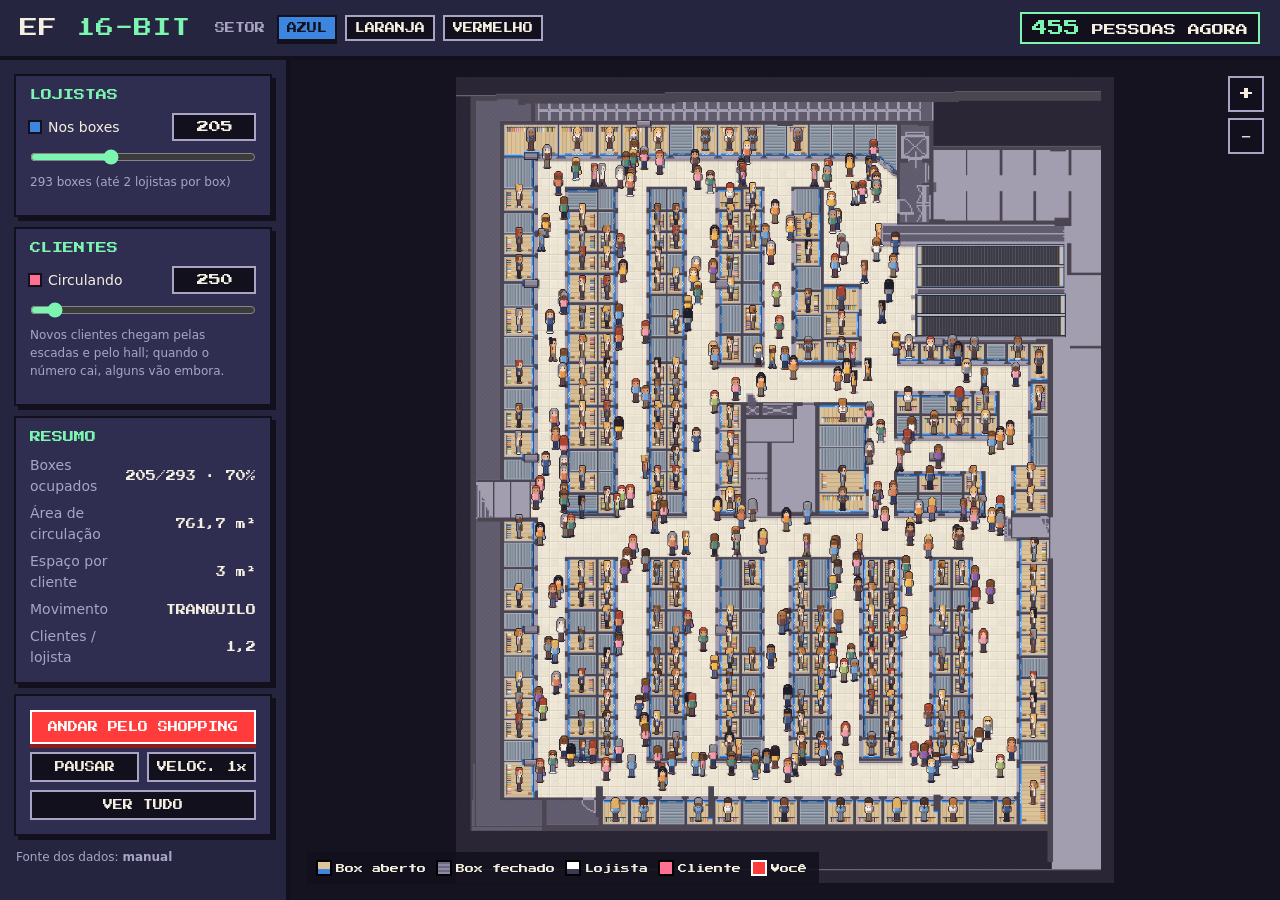
<file: index.html>
<!doctype html>
<html lang="pt-BR">
<head>
  <meta charset="utf-8">
  <meta name="viewport" content="width=device-width, initial-scale=1">
  <title>EF 16-bit</title>
  <link rel="preconnect" href="https://fonts.googleapis.com">
  <link href="https://fonts.googleapis.com/css2?family=Press+Start+2P&display=swap" rel="stylesheet">
  <link rel="stylesheet" href="css/style.css">
</head>
<body>
  <header class="topbar">
    <h1>EF <span class="accent">16-BIT</span></h1>
    <nav class="sectors" id="sectorTabs" aria-label="Setor"></nav>
    <div class="hud-total"><span id="hudPeople">0</span> PESSOAS AGORA</div>
  </header>

  <main class="layout">
    <aside class="panel">
      <section class="card">
        <h2>LOJISTAS</h2>
        <label class="field">
          <span><i class="dot setor"></i>Nos boxes</span>
          <input type="number" id="inLojistas" min="0" step="1">
        </label>
        <input type="range" id="rgLojistas" min="0" step="1">
        <p class="hint" id="hintLojistas"></p>
      </section>

      <section class="card">
        <h2>CLIENTES</h2>
        <label class="field">
          <span><i class="dot cliente"></i>Circulando</span>
          <input type="number" id="inClientes" min="0" step="1">
        </label>
        <input type="range" id="rgClientes" min="0" step="10">
        <p class="hint">Novos clientes chegam pelas escadas e pelo hall; quando o número cai, alguns vão embora.</p>
      </section>

      <section class="card stats">
        <h2>RESUMO</h2>
        <dl>
          <dt>Boxes ocupados</dt><dd id="stOcc">–</dd>
          <dt>Área de circulação</dt><dd id="stArea">–</dd>
          <dt>Espaço por cliente</dt><dd id="stM2">–</dd>
          <dt>Movimento</dt><dd id="stLos">–</dd>
          <dt>Clientes / lojista</dt><dd id="stRatio">–</dd>
        </dl>
      </section>

      <section class="card controls">
        <button id="btnPlay" type="button" class="primary">ANDAR PELO SHOPPING</button>
        <button id="btnPause" type="button">PAUSAR</button>
        <button id="btnFast" type="button">VELOC. 1x</button>
        <button id="btnFit" type="button">VER TUDO</button>
      </section>

      <p class="source" id="sourceInfo">Fonte dos dados: <b>manual</b></p>
    </aside>

    <section class="stage" id="stage">
      <canvas id="view"></canvas>
      <div class="tooltip" id="tip" hidden></div>
      <div class="zoom">
        <button id="btnZoomIn" type="button" aria-label="Aproximar">+</button>
        <button id="btnZoomOut" type="button" aria-label="Afastar">−</button>
      </div>

      <div class="explore-hud" id="exploreHud" hidden>
        <div class="near" id="nearInfo">Ande até um box para ver os detalhes</div>
        <div class="keys" id="keysHint">WASD / SETAS andar · SHIFT correr · V 1ª pessoa · ESC sair</div>
        <button type="button" id="btnView" class="view-btn">VISÃO 1ª PESSOA (V)</button>
      </div>
      <div class="dpad" id="dpad" hidden>
        <button type="button" data-k="up" class="up" aria-label="Cima">▲</button>
        <button type="button" data-k="left" class="left" aria-label="Esquerda">◀</button>
        <button type="button" data-k="right" class="right" aria-label="Direita">▶</button>
        <button type="button" data-k="down" class="down" aria-label="Baixo">▼</button>
      </div>

      <div class="legend">
        <span><i class="sw box-aberto"></i>Box aberto</span>
        <span><i class="sw box-vazio"></i>Box fechado</span>
        <span><i class="sw lojista"></i>Lojista</span>
        <span><i class="sw cliente"></i>Cliente</span>
        <span><i class="sw voce"></i>Você</span>
      </div>
    </section>
  </main>

  <script src="js/maps/azul.js"></script>
  <script src="js/maps/laranja.js"></script>
  <script src="js/maps/vermelho.js"></script>
  <script src="js/sprites.js"></script>
  <script src="js/fps.js"></script>
  <script src="js/sim.js"></script>
</body>
</html>
</file>
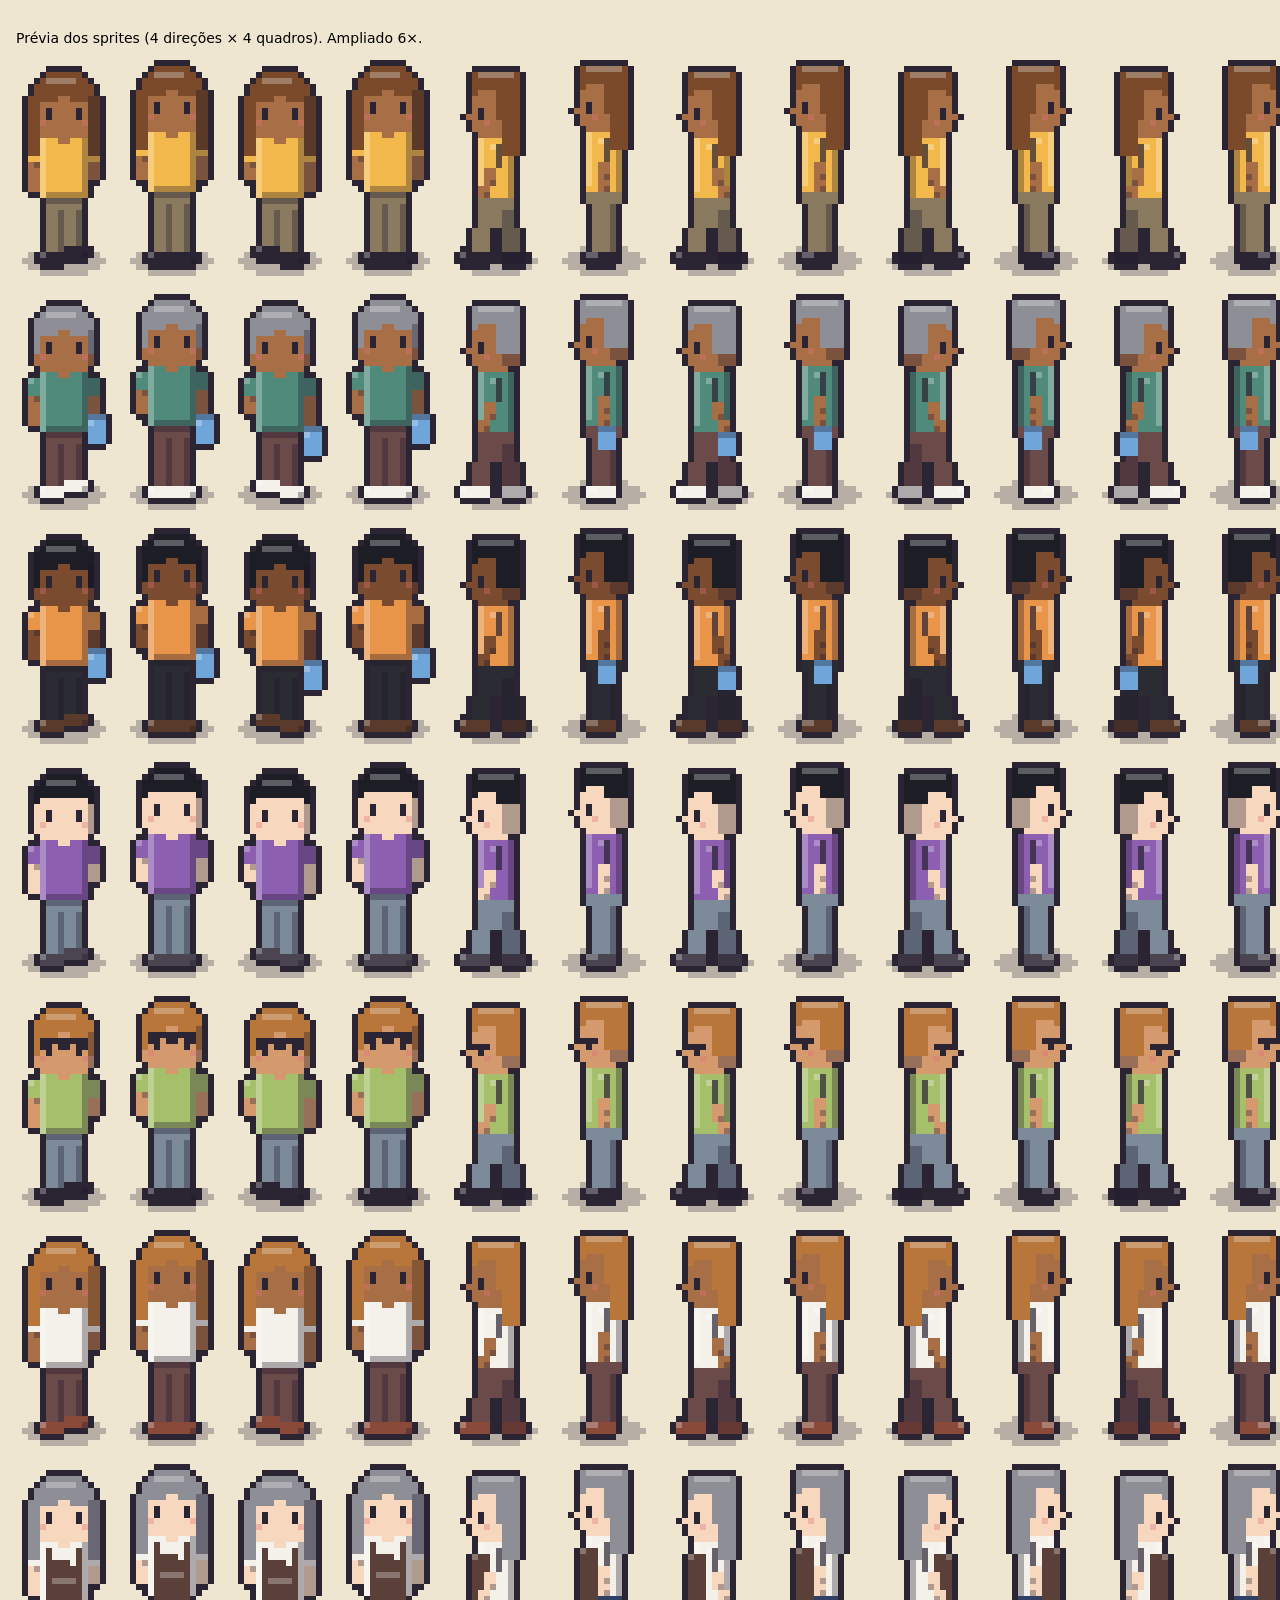
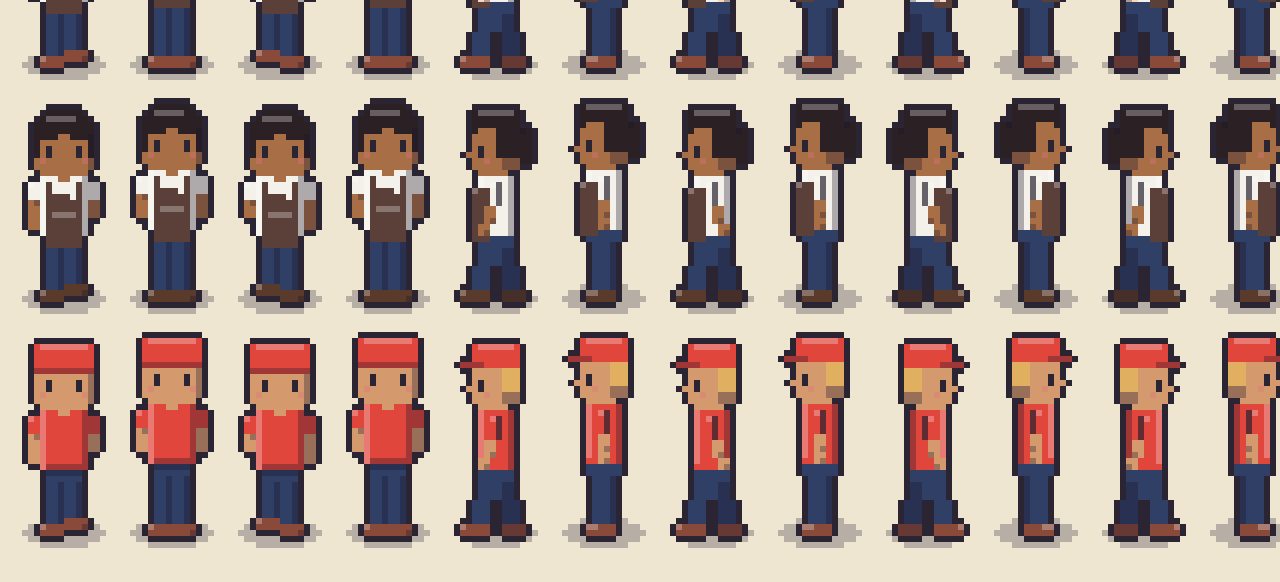
<file: tools/sprites.html>
<!doctype html>
<html lang="pt-BR">
<head>
  <meta charset="utf-8">
  <title>Prévia dos sprites</title>
  <style>
    body { margin: 0; background: #efe6d2; font: 14px system-ui; padding: 16px; }
    canvas { image-rendering: pixelated; display: block; }
  </style>
</head>
<body>
  <p>Prévia dos sprites (4 direções × 4 quadros). Ampliado 6×.</p>
  <canvas id="c"></canvas>
  <script src="../js/sprites.js"></script>
  <script>
    const Z = 6, looks = [];
    for (let i = 0; i < 6; i++) looks.push(Sprites.shopper());
    looks.push(Sprites.seller(), Sprites.seller(), Sprites.player());
    const c = document.getElementById('c'), ctx = c.getContext('2d');
    c.width = 16 * (Sprites.W + 2) * Z; c.height = looks.length * (Sprites.H + 4) * Z;
    ctx.imageSmoothingEnabled = false;
    looks.forEach((l, r) => {
      let col = 0;
      for (const d of [0, 1, 2, 3]) for (let f = 0; f < 4; f++) {
        const x = col++ * (Sprites.W + 2) * Z, y = r * (Sprites.H + 4) * Z;
        ctx.drawImage(Sprites.shadow, x + 1 * Z, y + 31 * Z, 14 * Z, 5 * Z);
        ctx.drawImage(l.frames[d][f], x, y, Sprites.W * Z, Sprites.H * Z);
      }
    });
  </script>
</body>
</html>
</file>
<file: css/style.css>
:root {
  --bg: #1b1a2b;
  --panel: #262540;
  --panel-2: #302e50;
  --ink: #f4efe0;
  --muted: #a9a4c4;
  --line: #11101c;
  --setor: #3d86e0; /* definido pelo setor atual (js/sim.js) */
  --cliente: #ff6f91;
  --accent: #7cf5b0;
  --px: "Press Start 2P", ui-monospace, monospace;
}

* { box-sizing: border-box; }
[hidden] { display: none !important; }
html, body { height: 100%; margin: 0; }
body {
  background: var(--bg);
  color: var(--ink);
  font: 14px/1.5 system-ui, sans-serif;
  display: flex;
  flex-direction: column;
}

.topbar {
  display: flex;
  align-items: center;
  gap: 24px;
  padding: 12px 20px;
  background: var(--panel);
  border-bottom: 4px solid var(--line);
  flex-wrap: wrap;
}
.topbar h1 { font: 18px var(--px); margin: 0; letter-spacing: 1px; }
.accent { color: var(--accent); }
.sectors { display: flex; gap: 8px; align-items: center; }
.sectors .label { font: 10px var(--px); color: var(--muted); margin-right: 4px; }
.sectors a {
  font: 10px var(--px);
  color: var(--ink);
  text-decoration: none;
  padding: 8px 10px;
  background: var(--line);
  box-shadow: inset 0 0 0 2px var(--muted);
}
.sectors a:hover { box-shadow: inset 0 0 0 2px var(--c); color: var(--c); }
.sectors a[aria-current="page"] { background: var(--c); color: var(--line); box-shadow: inset 0 0 0 2px var(--line), 0 3px 0 var(--line); }
.hud-total {
  margin-left: auto;
  font: 12px var(--px);
  background: var(--line);
  padding: 8px 12px;
  box-shadow: inset 0 0 0 2px var(--accent);
}
.hud-total span { color: var(--accent); font-size: 16px; }

.layout { flex: 1; display: flex; min-height: 0; }

.panel {
  width: 290px;
  flex-shrink: 0;
  overflow-y: auto;
  padding: 16px;
  background: var(--panel);
  border-right: 4px solid var(--line);
  display: flex;
  flex-direction: column;
  gap: 14px;
}
.card {
  background: var(--panel-2);
  padding: 14px;
  box-shadow: 0 0 0 2px var(--line), 4px 4px 0 2px var(--line);
}
.card h2 { font: 11px var(--px); margin: 0 0 12px; color: var(--accent); }

.field { display: flex; align-items: center; justify-content: space-between; gap: 8px; margin-top: 6px; }
.field span { display: flex; align-items: center; gap: 8px; }
.field input {
  width: 84px;
  font: 12px var(--px);
  padding: 6px;
  background: var(--line);
  color: var(--ink);
  border: 2px solid var(--muted);
  text-align: right;
}
.field input:focus { outline: none; border-color: var(--accent); }
input[type=range] { width: 100%; accent-color: var(--accent); margin: 8px 0 2px; }
.hint { color: var(--muted); font-size: 12px; margin: 2px 0 10px; }

.dot { width: 10px; height: 10px; display: inline-block; box-shadow: 0 0 0 2px var(--line); }
.dot.setor { background: var(--setor); }
.dot.cliente { background: var(--cliente); }

.stats dl { display: grid; grid-template-columns: 1fr auto; gap: 6px 10px; margin: 0; }
.stats dt { color: var(--muted); }
.stats dd { margin: 0; font: 10px var(--px); text-align: right; align-self: center; white-space: nowrap; }

.controls { display: grid; grid-template-columns: 1fr 1fr; gap: 8px; }
.controls #btnFit, .controls .primary { grid-column: span 2; }
button.primary { background: #ff3b3b; color: #fff; box-shadow: inset 0 0 0 2px #fff, 0 4px 0 #8f1d1d; padding: 12px 8px; }
button.primary:hover { color: #fff; box-shadow: inset 0 0 0 2px var(--accent), 0 4px 0 #8f1d1d; }
button.primary.on { background: var(--accent); color: var(--line); box-shadow: inset 0 0 0 2px var(--line), 0 4px 0 #2d8a5a; }
button {
  font: 10px var(--px);
  color: var(--ink);
  background: var(--line);
  border: 0;
  padding: 10px 8px;
  cursor: pointer;
  box-shadow: inset 0 0 0 2px var(--muted);
}
button:hover { box-shadow: inset 0 0 0 2px var(--accent); color: var(--accent); }
button:active { transform: translate(1px, 1px); }

.source { font-size: 12px; color: var(--muted); margin: 0; }

.stage { position: relative; flex: 1; min-width: 0; overflow: hidden; background: #14131f; }
#view { display: block; width: 100%; height: 100%; cursor: grab; image-rendering: pixelated; }
#view.dragging { cursor: grabbing; }

.tooltip {
  position: absolute;
  pointer-events: none;
  font: 10px/1.7 var(--px);
  background: var(--line);
  color: var(--ink);
  padding: 8px 10px;
  box-shadow: inset 0 0 0 2px var(--accent);
  white-space: nowrap;
  z-index: 2;
}

.zoom { position: absolute; right: 16px; top: 16px; display: flex; flex-direction: column; gap: 6px; }
.zoom button { width: 36px; height: 36px; font-size: 16px; padding: 0; }

.legend {
  position: absolute;
  left: 16px;
  bottom: 16px;
  display: flex;
  flex-wrap: wrap;
  gap: 12px;
  font: 9px var(--px);
  background: rgba(17, 16, 28, .85);
  padding: 10px 12px;
}
.legend span { display: flex; align-items: center; gap: 6px; }
.sw { width: 12px; height: 12px; display: inline-block; box-shadow: 0 0 0 2px #000; }
.sw.box-aberto { background: linear-gradient(#dcc39a 0 60%, var(--setor) 60%); }
.sw.box-vazio { background: repeating-linear-gradient(0deg, #8d8aa3 0 2px, #6c6982 2px 4px); }
.sw.lojista { background: #fff; box-shadow: 0 0 0 2px #000, inset 0 -5px 0 #3b3b58; }
.sw.cliente { background: var(--cliente); }
.sw.voce { background: #ff3b3b; box-shadow: 0 0 0 2px #fff; }

.explore-hud {
  position: absolute;
  left: 50%;
  top: 16px;
  transform: translateX(-50%);
  text-align: center;
  font: 10px/1.8 var(--px);
  background: rgba(17, 16, 28, .9);
  padding: 10px 16px;
  box-shadow: inset 0 0 0 2px var(--accent);
  max-width: calc(100% - 120px);
}
.explore-hud .near { color: var(--ink); }
.explore-hud .near b { color: var(--setor); font-weight: normal; }
.explore-hud .near .open { color: var(--accent); }
.explore-hud .near .closed { color: #ff8a8a; }
.explore-hud .keys { color: var(--muted); font-size: 8px; margin-top: 4px; }
.explore-hud .view-btn { margin-top: 8px; font-size: 9px; padding: 8px 10px; pointer-events: auto; }

/* 1ª pessoa: esconde controles do mapa de cima */
.stage.fp .zoom, .stage.fp .legend { display: none; }
.stage.fp #view { cursor: crosshair; }
.stage.fp .explore-hud { top: auto; bottom: 16px; }

.dpad {
  position: absolute;
  right: 20px;
  bottom: 70px;
  width: 150px;
  height: 150px;
  display: grid;
  grid-template: repeat(3, 1fr) / repeat(3, 1fr);
  gap: 4px;
  touch-action: none;
}
.dpad button { font-size: 16px; padding: 0; opacity: .9; }
.dpad .up { grid-area: 1 / 2; }
.dpad .left { grid-area: 2 / 1; }
.dpad .right { grid-area: 2 / 3; }
.dpad .down { grid-area: 3 / 2; }

@media (max-width: 800px) {
  .layout { flex-direction: column-reverse; }
  .panel { width: auto; border-right: 0; border-top: 4px solid var(--line); max-height: 45vh; }
  .stage { min-height: 55vh; }
  .hud-total { margin-left: 0; }
}
</file>
